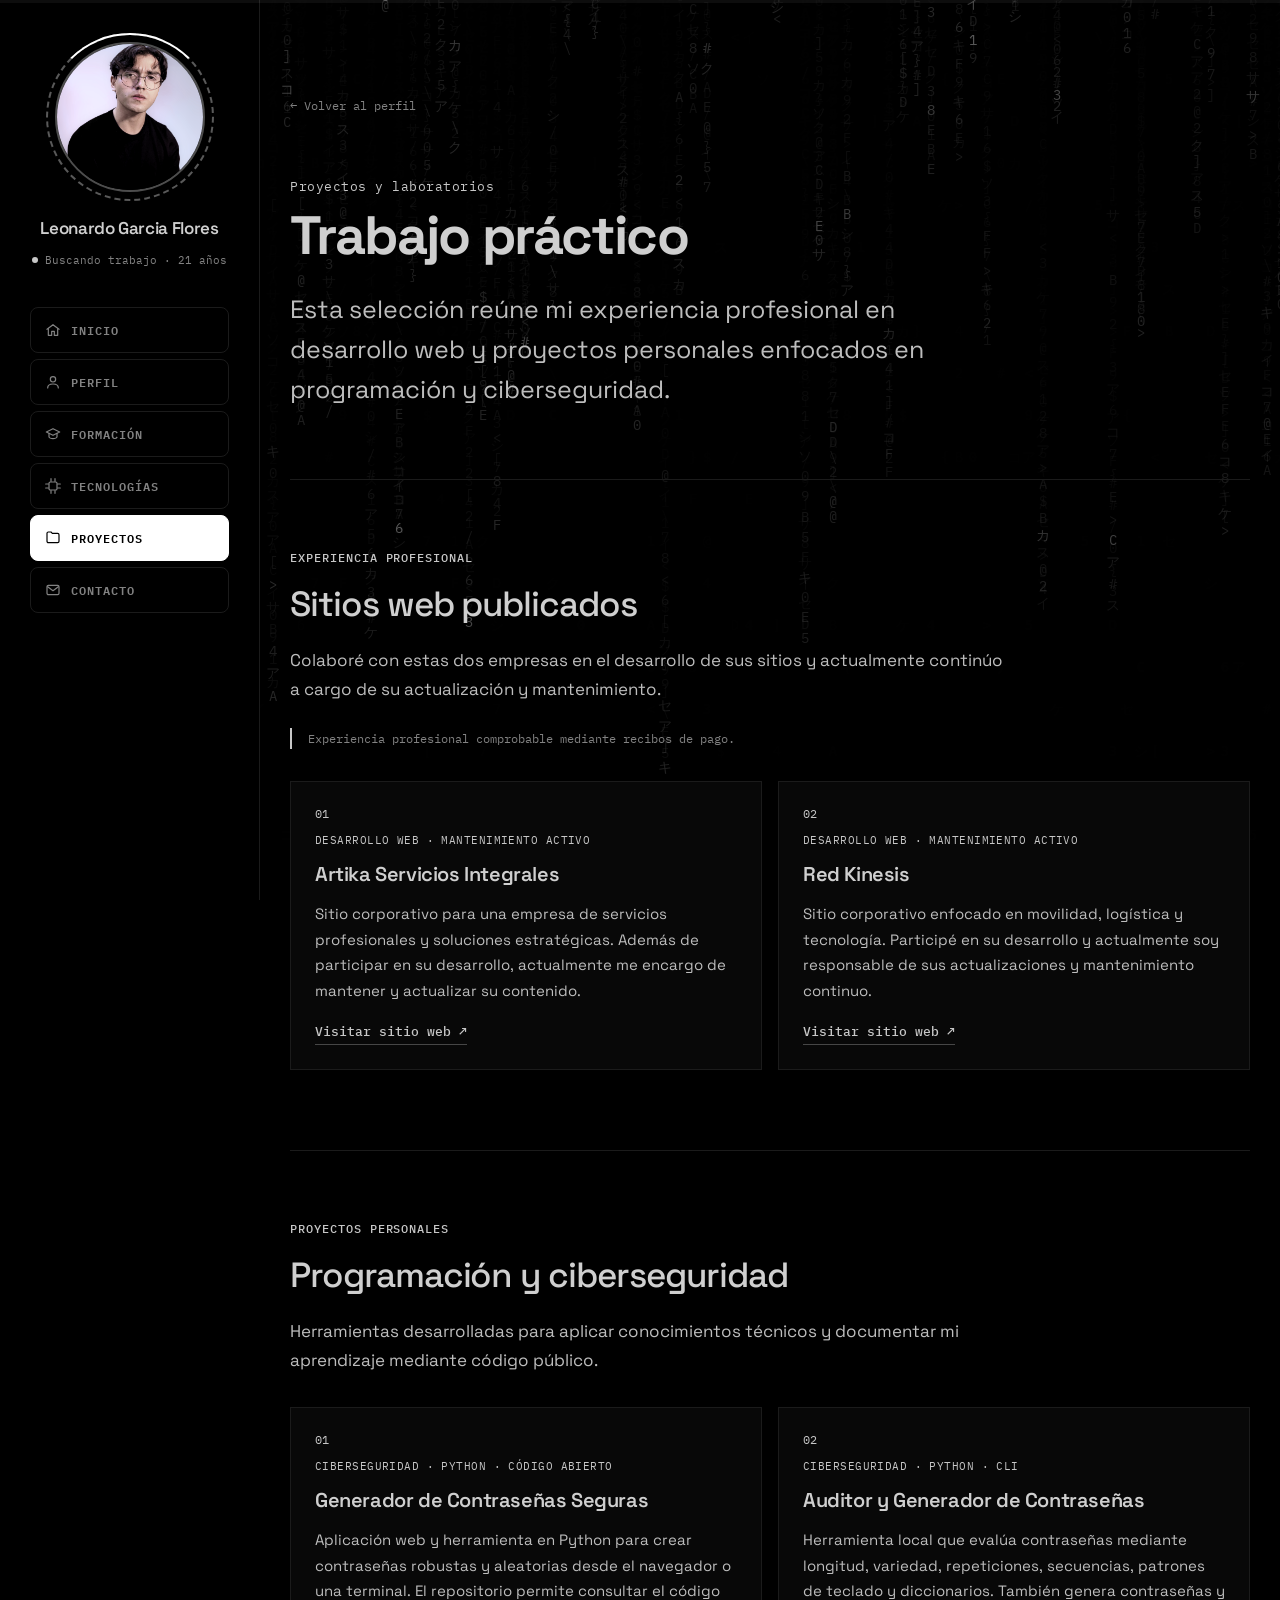
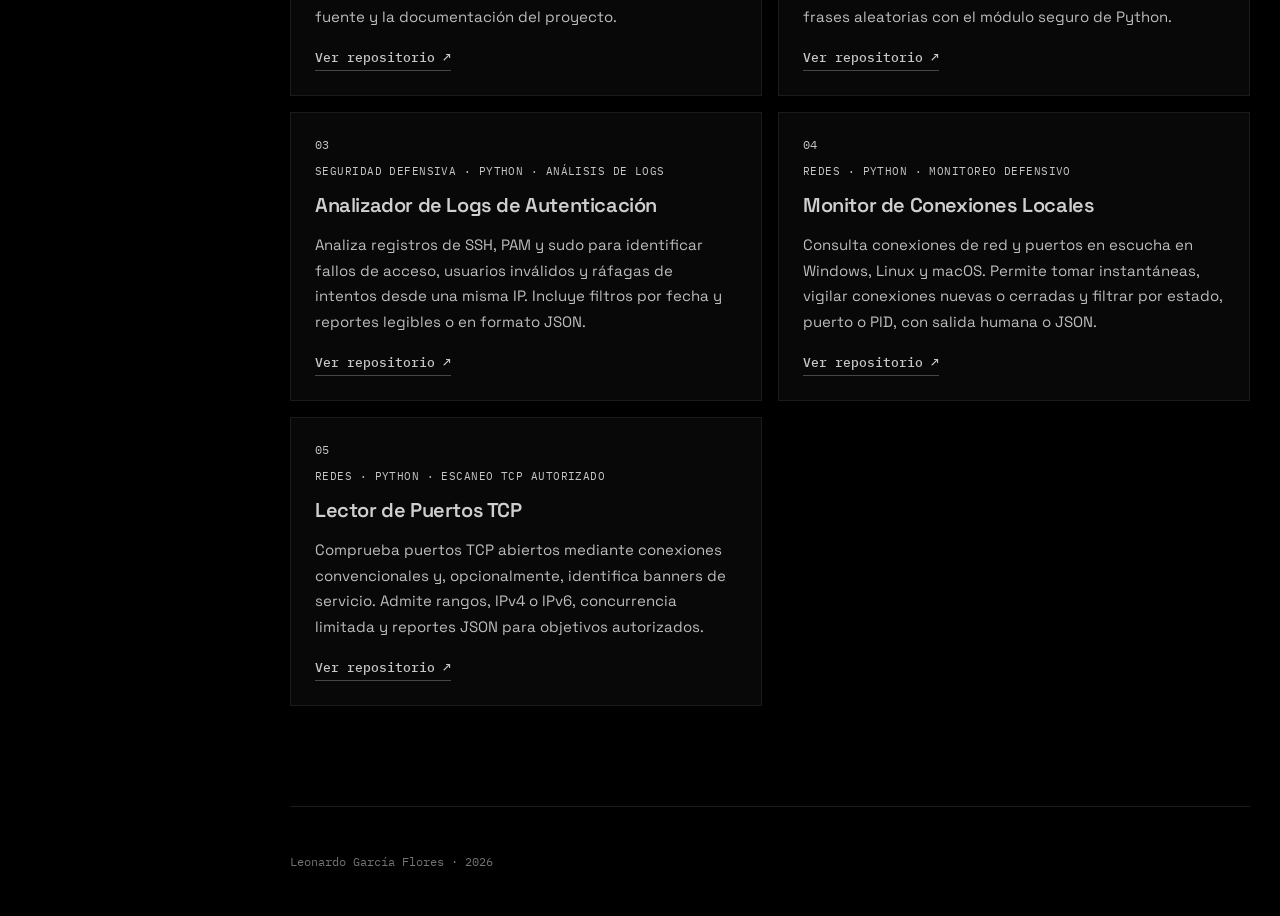
<file: proyectos.html>
<!doctype html>
<html lang="es">
<head>
  <meta charset="UTF-8">
  <meta name="viewport" content="width=device-width, initial-scale=1.0">
  <meta name="description" content="Proyectos web y experiencia profesional comprobable de Leonardo García Flores.">
  <meta name="theme-color" content="#000000">
  <title>Proyectos | Leonardo García Flores</title>
  <link rel="preconnect" href="https://fonts.googleapis.com">
  <link rel="preconnect" href="https://fonts.gstatic.com" crossorigin>
  <link href="https://fonts.googleapis.com/css2?family=IBM+Plex+Mono:wght@400;500&family=Space+Grotesk:wght@400;500;600;700&display=swap" rel="stylesheet">
  <link rel="stylesheet" href="styles.css?v=8">
</head>
<body>
  <a class="skip-link" href="#proyectos">Saltar al contenido</a>
  <div class="scroll-progress" aria-hidden="true"><span></span></div>
  <header class="site-header">
    <span class="avatar-frame" aria-hidden="true">
      <img
        class="menu-profile-photo"
        src="assets/leonardo-garcia-flores.png?v=3"
        alt="Leonardo Garcia Flores"
      >
    </span>
    <a class="name" href="index.html">Leonardo Garcia Flores</a>
    <p class="menu-profile-status"><span aria-hidden="true"></span> Buscando trabajo · 21 años</p>
    <button class="menu-toggle" type="button" aria-expanded="false" aria-controls="main-nav">
      Menú
    </button>
    <nav id="main-nav" class="main-nav" aria-label="Navegación principal">
      <a href="index.html"><svg viewBox="0 0 24 24" aria-hidden="true"><path d="M3 11l9-7 9 7"/><path d="M5 10v10h5v-6h4v6h5V10"/></svg>Inicio</a>
      <a href="index.html#perfil"><svg viewBox="0 0 24 24" aria-hidden="true"><circle cx="12" cy="8" r="4"/><path d="M4 21c0-4 3.5-6 8-6s8 2 8 6"/></svg>Perfil</a>
      <a href="index.html#formacion"><svg viewBox="0 0 24 24" aria-hidden="true"><path d="M2 9l10-5 10 5-10 5z"/><path d="M6 11v5c0 1.5 3 3 6 3s6-1.5 6-3v-5"/></svg>Formación</a>
      <a href="index.html#tecnologias"><svg viewBox="0 0 24 24" aria-hidden="true"><rect x="6" y="6" width="12" height="12" rx="2"/><path d="M9 1v4M15 1v4M9 19v4M15 19v4M1 9h4M1 15h4M19 9h4M19 15h4"/></svg>Tecnologías</a>
      <a class="active" href="#proyectos"><svg viewBox="0 0 24 24" aria-hidden="true"><path d="M3 5a2 2 0 0 1 2-2h4l2 2h8a2 2 0 0 1 2 2v10a2 2 0 0 1-2 2H5a2 2 0 0 1-2-2z"/></svg>Proyectos</a>
      <a href="index.html#contacto"><svg viewBox="0 0 24 24" aria-hidden="true"><rect x="3" y="5" width="18" height="14" rx="2"/><path d="m4 7 8 6 8-6"/></svg>Contacto</a>
    </nav>
  </header>

  <main class="projects-page">
    <section id="proyectos" class="projects-intro">
      <a class="back-link" href="index.html">← Volver al perfil</a>
      <p class="role">Proyectos y laboratorios</p>
      <h1>Trabajo práctico</h1>
      <p class="introduction">
        Esta selección reúne mi experiencia profesional en desarrollo web y proyectos
        personales enfocados en programación y ciberseguridad.
      </p>
    </section>

    <section class="projects-content">
      <div class="project-group">
        <div class="project-group-heading">
          <p class="project-group-label">Experiencia profesional</p>
          <h2>Sitios web publicados</h2>
          <p>
            Colaboré con estas dos empresas en el desarrollo de sus sitios y actualmente
            continúo a cargo de su actualización y mantenimiento.
          </p>
          <p class="experience-proof">
            Experiencia profesional comprobable mediante recibos de pago.
          </p>
        </div>

        <div class="project-list">
          <article class="project-card">
            <div class="project-number">01</div>
            <div class="project-card-content">
              <p class="project-status">Desarrollo web · Mantenimiento activo</p>
              <h3>Artika Servicios Integrales</h3>
              <p>
                Sitio corporativo para una empresa de servicios profesionales y soluciones
                estratégicas. Además de participar en su desarrollo, actualmente me encargo
                de mantener y actualizar su contenido.
              </p>
              <a
                class="project-link"
                href="https://artikaserviciosintegrales.com.mx/"
                target="_blank"
                rel="noopener noreferrer"
              >
                Visitar sitio web <span aria-hidden="true">↗</span>
              </a>
            </div>
          </article>

          <article class="project-card">
            <div class="project-number">02</div>
            <div class="project-card-content">
              <p class="project-status">Desarrollo web · Mantenimiento activo</p>
              <h3>Red Kinesis</h3>
              <p>
                Sitio corporativo enfocado en movilidad, logística y tecnología. Participé
                en su desarrollo y actualmente soy responsable de sus actualizaciones y
                mantenimiento continuo.
              </p>
              <a
                class="project-link"
                href="https://redkinesis.com.mx/"
                target="_blank"
                rel="noopener noreferrer"
              >
                Visitar sitio web <span aria-hidden="true">↗</span>
              </a>
            </div>
          </article>
        </div>
      </div>

      <div class="project-group">
        <div class="project-group-heading">
          <p class="project-group-label">Proyectos personales</p>
          <h2>Programación y ciberseguridad</h2>
          <p>
            Herramientas desarrolladas para aplicar conocimientos técnicos y documentar
            mi aprendizaje mediante código público.
          </p>
        </div>

        <div class="project-list">
          <article class="project-card">
            <div class="project-number">01</div>
            <div class="project-card-content">
              <p class="project-status">Ciberseguridad · Python · Código abierto</p>
              <h3>Generador de Contraseñas Seguras</h3>
              <p>
                Aplicación web y herramienta en Python para crear contraseñas robustas y
                aleatorias desde el navegador o una terminal. El repositorio permite
                consultar el código fuente y la documentación del proyecto.
              </p>
              <a
                class="project-link"
                href="https://github.com/leonardoif2/GeneradorContrase-asSeguras"
                target="_blank"
                rel="noopener noreferrer"
              >
                Ver repositorio <span aria-hidden="true">↗</span>
              </a>
            </div>
          </article>

          <article class="project-card">
            <div class="project-number">02</div>
            <div class="project-card-content">
              <p class="project-status">Ciberseguridad · Python · CLI</p>
              <h3>Auditor y Generador de Contraseñas</h3>
              <p>
                Herramienta local que evalúa contraseñas mediante longitud, variedad,
                repeticiones, secuencias, patrones de teclado y diccionarios. También
                genera contraseñas y frases aleatorias con el módulo seguro de Python.
              </p>
              <a
                class="project-link"
                href="https://github.com/leonardoif2/Audior_Contrase-as"
                target="_blank"
                rel="noopener noreferrer"
              >
                Ver repositorio <span aria-hidden="true">↗</span>
              </a>
            </div>
          </article>

          <article class="project-card">
            <div class="project-number">03</div>
            <div class="project-card-content">
              <p class="project-status">Seguridad defensiva · Python · Análisis de logs</p>
              <h3>Analizador de Logs de Autenticación</h3>
              <p>
                Analiza registros de SSH, PAM y sudo para identificar fallos de acceso,
                usuarios inválidos y ráfagas de intentos desde una misma IP. Incluye
                filtros por fecha y reportes legibles o en formato JSON.
              </p>
              <a
                class="project-link"
                href="https://github.com/leonardoif2/Analizador_Logs"
                target="_blank"
                rel="noopener noreferrer"
              >
                Ver repositorio <span aria-hidden="true">↗</span>
              </a>
            </div>
          </article>

          <article class="project-card">
            <div class="project-number">04</div>
            <div class="project-card-content">
              <p class="project-status">Redes · Python · Monitoreo defensivo</p>
              <h3>Monitor de Conexiones Locales</h3>
              <p>
                Consulta conexiones de red y puertos en escucha en Windows, Linux y
                macOS. Permite tomar instantáneas, vigilar conexiones nuevas o cerradas
                y filtrar por estado, puerto o PID, con salida humana o JSON.
              </p>
              <a
                class="project-link"
                href="https://github.com/leonardoif2/Monitor_Conexiones"
                target="_blank"
                rel="noopener noreferrer"
              >
                Ver repositorio <span aria-hidden="true">↗</span>
              </a>
            </div>
          </article>

          <article class="project-card">
            <div class="project-number">05</div>
            <div class="project-card-content">
              <p class="project-status">Redes · Python · Escaneo TCP autorizado</p>
              <h3>Lector de Puertos TCP</h3>
              <p>
                Comprueba puertos TCP abiertos mediante conexiones convencionales y,
                opcionalmente, identifica banners de servicio. Admite rangos, IPv4 o
                IPv6, concurrencia limitada y reportes JSON para objetivos autorizados.
              </p>
              <a
                class="project-link"
                href="https://github.com/leonardoif2/Lector_de_Puertos"
                target="_blank"
                rel="noopener noreferrer"
              >
                Ver repositorio <span aria-hidden="true">↗</span>
              </a>
            </div>
          </article>
        </div>
      </div>
    </section>
  </main>

  <footer>
    <p>Leonardo García Flores · <span id="year">2026</span></p>
    <button id="to-top" type="button" aria-label="Volver arriba">↑ Arriba</button>
  </footer>

  <div class="toast" role="status" aria-live="polite"></div>

  <script src="cyber-background.js?v=2"></script>
  <script src="script.js?v=2"></script>
</body>
</html>
</file>
<file: styles.css>
:root {
  --background: #000000;
  --surface: #080808;
  --text: #cfcfcf;
  --muted: #828282;
  --accent: #c7c7c7;
  --line: #1b1b1b;
  --sans: "Space Grotesk", "Inter", sans-serif;
  --mono: "IBM Plex Mono", monospace;
}

* { box-sizing: border-box; }

html {
  scroll-behavior: smooth;
  scroll-padding-top: 100px;
}

body {
  margin: 0;
  padding-left: 260px;
  position: relative;
  isolation: isolate;
  overflow-x: hidden;
  background: var(--background);
  color: var(--text);
  font-family: var(--sans);
  font-size: 17px;
  line-height: 1.7;
}

body.menu-open { overflow: hidden; }

.cyber-background {
  position: fixed;
  inset: 0;
  z-index: 0;
  width: 100%;
  height: 100%;
  display: block;
  opacity: .95;
  pointer-events: none;
}

body::before {
  content: "";
  position: fixed;
  inset: 0;
  z-index: 1;
  pointer-events: none;
  background: rgba(0, 0, 0, .6);
}

::selection {
  background: var(--accent);
  color: var(--background);
}

a {
  color: inherit;
  text-decoration: none;
}

.site-header {
  position: fixed;
  top: 0;
  left: 0;
  z-index: 10;
  width: 260px;
  height: 100vh;
  padding: 42px 30px;
  display: flex;
  flex-direction: column;
  align-items: center;
  justify-content: flex-start;
  border-right: 1px solid var(--line);
  background: #000;
}

.avatar-frame {
  position: relative;
  display: block;
  width: 150px;
  height: 150px;
  margin: 0 auto 22px;
  border-radius: 50%;
}

.avatar-frame::before {
  content: "";
  position: absolute;
  inset: -9px;
  border: 2px dashed rgba(255, 255, 255, .35);
  border-radius: 50%;
  animation: avatar-spin 16s linear infinite;
}

.avatar-frame::after {
  content: "";
  position: absolute;
  inset: -9px;
  border: 2px solid transparent;
  border-top-color: #fff;
  border-radius: 50%;
  animation: avatar-spin 4s linear infinite;
}

.menu-profile-photo {
  display: block;
  width: 100%;
  height: 100%;
  margin: 0;
  border: 2px solid rgba(255, 255, 255, .3);
  border-radius: 50%;
  object-fit: cover;
  object-position: center 20%;
  filter: saturate(.9) contrast(1.02);
  transition: transform .3s ease, border-color .3s ease;
}

.avatar-frame:hover .menu-profile-photo {
  transform: scale(1.06);
  border-color: #fff;
}

.avatar-frame:hover::before {
  border-color: #fff;
  animation-duration: 4s;
}

.avatar-frame:hover::after {
  animation-duration: 1s;
}

@keyframes avatar-spin {
  to { transform: rotate(360deg); }
}

.name {
  width: 100%;
  text-align: center;
  font-weight: 600;
  letter-spacing: -.02em;
}

.menu-profile-status {
  margin: 10px 0 0;
  display: flex;
  align-items: center;
  justify-content: center;
  gap: 7px;
  color: var(--muted);
  font: 400 11px var(--mono);
  white-space: nowrap;
}

.menu-profile-status span {
  width: 6px;
  height: 6px;
  flex: 0 0 auto;
  border-radius: 50%;
  background: var(--accent);
  animation: status-blink 2.4s ease-in-out infinite;
}

@keyframes status-blink {
  0%, 100% { opacity: 1; }
  50% { opacity: .2; }
}

.main-nav {
  width: 100%;
  margin-top: 40px;
  display: flex;
  flex-direction: column;
  gap: 6px;
}

.main-nav a {
  padding: 12px 14px;
  display: flex;
  align-items: center;
  gap: 10px;
  border: 1px solid var(--line);
  border-radius: 8px;
  color: var(--muted);
  font: 600 12px var(--mono);
  letter-spacing: .08em;
  text-transform: uppercase;
  transition: color .2s ease, border-color .2s ease, background .2s ease, transform .2s ease;
}

.main-nav a svg {
  width: 16px;
  height: 16px;
  flex: 0 0 auto;
  fill: none;
  stroke: currentColor;
  stroke-width: 1.8;
  stroke-linecap: round;
  stroke-linejoin: round;
}

.main-nav a:hover {
  transform: translateX(4px);
  border-color: var(--accent);
  background: rgba(255, 255, 255, .06);
  color: var(--text);
}

.main-nav a.active {
  border-color: #fff;
  background: #fff;
  color: #000;
}

.menu-toggle {
  display: none;
}

main,
footer {
  position: relative;
  z-index: 2;
  width: min(960px, calc(100% - 48px));
  margin: 0 auto;
}

.intro {
  min-height: 550px;
  padding: 120px 0 90px;
  display: grid;
  grid-template-columns: minmax(0, 1fr) 250px;
  align-items: center;
  gap: 70px;
}

.intro-copy {
  min-width: 0;
}

.portrait {
  position: relative;
  width: 250px;
  height: 310px;
  margin: 0;
  padding: 6px;
  border: 1px solid var(--line);
  background: var(--background);
}

.portrait::after {
  content: "";
  position: absolute;
  inset: 9px -9px -9px 9px;
  z-index: -1;
  border-right: 1px solid rgba(255, 255, 255, .25);
  border-bottom: 1px solid rgba(255, 255, 255, .25);
}

.portrait img {
  display: block;
  width: 100%;
  height: 100%;
  object-fit: cover;
  object-position: center;
  filter: saturate(.9) contrast(1.02);
}

.portrait-status {
  position: absolute;
  left: 16px;
  right: 16px;
  bottom: 16px;
  padding: 10px 12px;
  display: flex;
  align-items: center;
  justify-content: space-between;
  gap: 10px;
  border: 1px solid rgba(255, 255, 255, .25);
  background: #000;
  font-family: var(--mono);
}

.portrait-status span {
  display: flex;
  align-items: center;
  gap: 7px;
  color: var(--accent);
  font-size: 11px;
}

.portrait-status span::before {
  content: "";
  width: 6px;
  height: 6px;
  flex: 0 0 auto;
  border-radius: 50%;
  background: var(--accent);
}

.portrait-status strong {
  color: var(--text);
  font-size: 12px;
  font-weight: 500;
  white-space: nowrap;
}

.availability {
  display: flex;
  align-items: center;
  gap: 9px;
  margin-bottom: 40px;
  color: var(--muted);
  font: 400 13px var(--mono);
}

.availability span {
  width: 7px;
  height: 7px;
  border-radius: 50%;
  background: var(--accent);
}

.role {
  margin: 0 0 13px;
  color: var(--accent);
  font: 400 13px var(--mono);
  letter-spacing: .04em;
}

h1 {
  margin: 0 0 24px;
  font-size: clamp(38px, 5vw, 54px);
  line-height: 1.05;
  letter-spacing: -.03em;
  font-weight: 700;
}

.introduction {
  max-width: 670px;
  margin: 0;
  color: #bdbdbd;
  font-size: clamp(20px, 2.4vw, 25px);
  line-height: 1.6;
}

.intro-links {
  margin-top: 40px;
  display: flex;
  align-items: center;
  gap: 28px;
  font: 500 13px var(--mono);
}

.intro-links a:not(.primary-link) {
  color: var(--muted);
}

.intro-links a:not(.primary-link):hover {
  color: var(--text);
}

.primary-link {
  padding: 11px 16px;
  border: 1px solid var(--accent);
  color: var(--accent);
}

.primary-link:hover {
  background: var(--accent);
  color: var(--background);
}

.content-section {
  padding: 82px 0;
  display: grid;
  grid-template-columns: 200px minmax(0, 1fr);
  gap: 55px;
  border-top: 1px solid var(--line);
}

.section-label {
  display: flex;
  align-items: baseline;
  gap: 15px;
}

.section-label span {
  color: var(--accent);
  font: 400 12px var(--mono);
}

.section-label h2 {
  margin: 0;
  font-size: 19px;
  font-weight: 600;
}

.section-content > :first-child { margin-top: 0; }
.section-content > :last-child { margin-bottom: 0; }

.profile-copy {
  color: #bdbdbd;
  font-size: 19px;
}

.profile-copy p {
  margin: 0 0 22px;
}

.profile-copy strong {
  color: var(--text);
  font-weight: 500;
}

.experience-card {
  padding: 30px;
  border: 1px solid var(--line);
  background: var(--surface);
}

.experience-heading {
  padding-bottom: 24px;
  display: flex;
  align-items: flex-start;
  justify-content: space-between;
  gap: 30px;
  border-bottom: 1px solid var(--line);
}

.experience-company {
  margin: 0 0 7px;
  color: var(--accent);
  font: 500 12px var(--mono);
  text-transform: uppercase;
}

.experience-heading h3 {
  margin: 0;
  font-size: 26px;
  font-weight: 500;
  letter-spacing: -.025em;
}

.experience-meta {
  flex: 0 0 220px;
  display: flex;
  flex-direction: column;
  align-items: flex-end;
  gap: 12px;
}

.experience-logo {
  display: block;
  width: 210px;
  height: auto;
  object-fit: contain;
}

.experience-period {
  margin: 0;
  color: var(--muted);
  font: 400 12px var(--mono);
  text-transform: uppercase;
}

.experience-list {
  margin: 25px 0 0;
  padding: 0;
  list-style: none;
}

.experience-list li {
  position: relative;
  padding: 10px 0 10px 20px;
  border-bottom: 1px solid rgba(43, 50, 46, .7);
  color: #bdbdbd;
  font-size: 16px;
}

.experience-list li:last-child {
  border-bottom: 0;
}

.experience-list li::before {
  content: "—";
  position: absolute;
  left: 0;
  color: var(--accent);
}

.education article {
  display: grid;
  grid-template-columns: 100px minmax(0, 1fr) 210px;
  gap: 30px;
  align-items: center;
}

.education-period {
  margin: 4px 0 0;
  color: var(--accent);
  font: 400 12px var(--mono);
  text-transform: uppercase;
}

.education h3 {
  margin: 0 0 8px;
  font-size: 20px;
  font-weight: 600;
}

.education p {
  margin: 0;
}

.education .muted {
  margin-top: 4px;
  color: var(--muted);
  font-size: 16px;
}

.university-logo {
  display: block;
  width: 100%;
  height: auto;
  opacity: .88;
}

.interest-group + .interest-group {
  margin-top: 34px;
}

.interest-group h3 {
  margin: 0 0 14px;
  color: var(--muted);
  font: 500 12px var(--mono);
  letter-spacing: .12em;
  text-transform: uppercase;
}

.interest-grid {
  display: grid;
  grid-template-columns: repeat(3, minmax(0, 1fr));
  gap: 12px;
}

.interest-grid p {
  margin: 0;
  padding: 18px;
  border: 1px solid var(--line);
  border-radius: 10px;
  background: #000;
  transition: transform .2s ease, border-color .2s ease;
}

.interest-grid p:hover {
  transform: translateY(-3px);
  border-color: #fff;
}

.interest-grid strong {
  display: block;
  font: 600 17px var(--sans);
  letter-spacing: -.01em;
}

.interest-grid span {
  display: block;
  margin-top: 6px;
  color: var(--muted);
  font-size: 13px;
  line-height: 1.6;
}

.technology-list {
  display: flex;
  flex-direction: column;
  counter-reset: tech;
}

.technology-list article {
  counter-increment: tech;
  display: grid;
  grid-template-columns: 280px minmax(0, 1fr);
  gap: 24px;
  align-items: start;
  padding: 30px 0;
  border-top: 1px solid var(--line);
}

.technology-list article:last-child {
  border-bottom: 1px solid var(--line);
}

.technology-list h3 {
  margin: 0;
  display: flex;
  flex-direction: column;
  gap: 8px;
  color: var(--text);
  font: 700 clamp(20px, 2.4vw, 27px)/1.15 var(--sans);
  letter-spacing: -.01em;
  transition: transform .2s ease;
}

.technology-list h3::before {
  content: counter(tech, decimal-leading-zero);
  color: var(--muted);
  font: 500 12px var(--mono);
  letter-spacing: .12em;
}

.technology-list article:hover h3 {
  transform: translateX(6px);
}

.technology-list p {
  margin: 0;
  color: #bdbdbd;
  font-size: 16px;
  line-height: 1.8;
}

.project-placeholder {
  padding: 30px;
  border: 1px solid var(--line);
  background: var(--surface);
}

.project-placeholder .project-status {
  margin: 0 0 35px;
  color: var(--accent);
  font: 400 11px var(--mono);
  text-transform: uppercase;
}

.project-placeholder h3 {
  margin: 0 0 10px;
  font-size: 20px;
  font-weight: 500;
}

.project-placeholder > p:last-child {
  max-width: 560px;
  margin: 0;
  color: var(--muted);
  font-size: 16px;
}

.projects-page {
  min-height: calc(100vh - 186px);
}

.projects-intro {
  padding: 90px 0 70px;
  border-bottom: 1px solid var(--line);
}

.projects-intro .back-link {
  display: inline-block;
  margin-bottom: 65px;
  color: var(--muted);
  font: 400 12px var(--mono);
}

.projects-intro .back-link:hover {
  color: var(--accent);
}

.projects-intro .introduction {
  max-width: 700px;
}

.experience-proof {
  margin: 24px 0 0;
  padding-left: 16px;
  border-left: 2px solid var(--accent);
  color: var(--muted);
  font: 400 12px/1.75 var(--mono);
}

.projects-content {
  padding: 70px 0 100px;
}

.project-group + .project-group {
  margin-top: 80px;
  padding-top: 70px;
  border-top: 1px solid var(--line);
}

.project-group-heading {
  max-width: 720px;
  margin-bottom: 32px;
}

.project-group-label {
  margin: 0 0 10px;
  color: var(--accent);
  font: 500 12px var(--mono);
  letter-spacing: .08em;
  text-transform: uppercase;
}

.project-group-heading h2 {
  margin: 0 0 12px;
  font-size: clamp(27px, 3vw, 35px);
  font-weight: 500;
  letter-spacing: -.03em;
}

.project-group-heading > p:not(.project-group-label, .experience-proof) {
  margin: 0;
  color: #bdbdbd;
  font-size: 17px;
}

.project-list {
  display: grid;
  grid-template-columns: repeat(2, minmax(0, 1fr));
  gap: 16px;
}

.preview-list {
  grid-template-columns: repeat(3, minmax(0, 1fr));
}

.project-card {
  margin: 0;
  padding: 24px;
  display: flex;
  flex-direction: column;
  border: 1px solid var(--line);
  background: var(--surface);
  transition: border-color .2s ease, transform .2s ease;
}

.project-card:hover {
  transform: translateY(-3px);
  border-color: rgba(255, 255, 255, .35);
}

.project-number {
  margin-bottom: 12px;
  color: var(--accent);
  font: 400 12px var(--mono);
}

.project-card .project-status {
  margin: 0 0 10px;
  color: var(--accent);
  font: 400 11px var(--mono);
  letter-spacing: .04em;
  text-transform: uppercase;
}

.project-card h2,
.project-card h3 {
  margin: 0 0 10px;
  font-size: 20px;
  font-weight: 600;
  letter-spacing: -.02em;
}

.project-card-content {
  flex: 1;
  display: flex;
  flex-direction: column;
}

.project-card-content > p:not(.project-status) {
  max-width: 680px;
  margin: 0 0 20px;
  color: #bdbdbd;
  font-size: 15px;
  line-height: 1.7;
}

.project-link {
  display: inline-block;
  margin-top: auto;
  padding-bottom: 4px;
  align-self: flex-start;
  gap: .45em;
  border-bottom: 1px solid rgba(255, 255, 255, .25);
  color: var(--accent);
  font: 500 13px var(--mono);
}

.project-link:hover {
  border-color: var(--accent);
}

.contact {
  position: relative;
}

.contact::before {
  content: "";
  position: absolute;
  inset: 28px -20px;
  z-index: -1;
  border: 1px solid rgba(255, 255, 255, .06);
}
}

.contact-kicker {
  margin: 0 0 12px;
  color: var(--accent);
  font: 400 12px var(--mono);
  letter-spacing: .1em;
  text-transform: uppercase;
}

.contact-title {
  max-width: 590px;
  margin: 0 0 16px;
  font-size: clamp(26px, 3vw, 35px);
  line-height: 1.25;
  letter-spacing: -.03em;
  font-weight: 500;
}

.contact .section-content > p:not(.contact-kicker) {
  max-width: 560px;
  margin-bottom: 0;
  color: #bdbdbd;
  font-size: 17px;
}

.contact-cards {
  margin-top: 35px;
  display: grid;
  grid-template-columns: repeat(3, minmax(0, 1fr));
  gap: 12px;
}

.contact-cards a {
  min-height: 210px;
  padding: 20px;
  display: grid;
  grid-template-columns: 1fr;
  grid-template-rows: auto auto 1fr auto;
  gap: 9px;
  align-items: start;
  border: 1px solid var(--line);
  background: rgba(0, 0, 0, .55);
  transition: transform .2s ease, border-color .2s ease, background .2s ease;
}

.contact-cards a:hover {
  transform: translateY(-4px);
  border-color: var(--accent);
  background: var(--surface);
}

.contact-icon {
  width: 34px;
  height: 34px;
  margin-bottom: 18px;
  padding: 7px;
  border: 1px solid rgba(255, 255, 255, .22);
  border-radius: 50%;
  color: var(--accent);
  fill: none;
  stroke: currentColor;
  stroke-width: 1.5;
  stroke-linecap: round;
  stroke-linejoin: round;
}

.contact-cards span,
.contact-cards small {
  color: var(--muted);
  font: 400 12px var(--mono);
}

.contact-cards strong {
  overflow-wrap: anywhere;
  font-size: 15px;
  font-weight: 500;
}

.contact-cards small {
  align-self: end;
  padding-top: 20px;
  color: var(--accent);
  white-space: nowrap;
}

footer {
  min-height: 110px;
  padding: 30px 0;
  display: flex;
  align-items: center;
  justify-content: space-between;
  border-top: 1px solid var(--line);
  color: #737373;
  font: 400 12px var(--mono);
}

footer p { margin: 0; }

@media (max-width: 900px) {
  body {
    padding-left: 0;
  }

  main,
  footer {
    width: min(calc(100% - 36px), 960px);
  }

  .site-header {
    position: sticky;
    left: auto;
    width: 100%;
    height: 66px;
    margin: 0;
    padding: 0 18px;
    flex-direction: row;
    justify-content: space-between;
    border-right: 0;
    border-bottom: 1px solid var(--line);
  }

  .name {
    width: auto;
    min-width: 0;
    margin-right: auto;
    overflow: hidden;
    text-align: left;
    text-overflow: ellipsis;
    white-space: nowrap;
    font-size: 14px;
    transform: translateY(-6px);
  }

  .menu-profile-status {
    position: absolute;
    top: 38px;
    left: 67px;
    max-width: calc(100% - 145px);
    margin: 0;
    justify-content: flex-start;
    gap: 5px;
    overflow: hidden;
    font-size: 10px;
    text-overflow: ellipsis;
  }

  .menu-profile-status span {
    width: 4px;
    height: 4px;
  }

  .avatar-frame {
    width: 38px;
    height: 38px;
    margin: 0 11px 0 0;
  }

  .avatar-frame::before,
  .avatar-frame::after {
    inset: -5px;
    border-width: 1px;
  }

  .menu-toggle {
    display: block;
    min-width: 44px;
    min-height: 44px;
    padding: 7px 0 7px 12px;
    border: 0;
    background: none;
    color: var(--accent);
    font: 400 12px var(--mono);
    cursor: pointer;
  }

  .main-nav {
    position: fixed;
    top: 66px;
    left: 0;
    right: 0;
    z-index: 20;
    width: auto;
    max-height: calc(100dvh - 66px);
    margin-top: 0;
    padding: 12px 18px 24px;
    display: none;
    flex-direction: column;
    gap: 6px;
    overflow-y: auto;
    border-bottom: 1px solid var(--line);
    background: var(--background);
  }

  .main-nav.open { display: flex; }

  .main-nav a {
    min-height: 46px;
    padding: 0 14px;
  }

  .intro {
    min-height: auto;
    padding: 95px 0 75px;
    grid-template-columns: 1fr;
    gap: 45px;
  }

  h1 { font-size: clamp(40px, 6vw, 46px); }
  .introduction { font-size: 20px; }

  .portrait {
    width: min(260px, 78vw);
    height: 320px;
  }

  .intro-links {
    align-items: flex-start;
    flex-direction: column;
    gap: 18px;
  }

  .content-section {
    padding: 60px 0;
    grid-template-columns: 1fr;
    gap: 35px;
  }

  .education article {
    grid-template-columns: 1fr;
    gap: 12px;
  }

  .experience-heading {
    flex-direction: column;
    gap: 12px;
  }

  .experience-meta {
    width: 100%;
    flex-basis: auto;
    align-items: flex-start;
  }

  .experience-logo {
    width: min(210px, 75%);
    margin-top: 8px;
  }

  .experience-card {
    padding: 24px 20px;
  }

  .university-logo {
    width: min(220px, 75%);
    margin-top: 18px;
  }

  .technology-list article {
    grid-template-columns: 1fr;
    gap: 16px;
    padding: 24px 0;
  }

  .interest-grid {
    grid-template-columns: 1fr 1fr;
  }

  .contact-cards a {
    min-height: 190px;
  }

  .contact::before {
    inset: 20px -10px;
  }

  .contact-cards {
    grid-template-columns: 1fr;
  }

  .project-list,
  .preview-list {
    grid-template-columns: 1fr;
  }

  .project-card {
    padding: 22px 20px;
  }

  .project-group + .project-group {
    margin-top: 55px;
    padding-top: 50px;
  }

  .contact-cards small {
    margin-top: 0;
  }
}

@media (max-width: 560px) {
  html {
    scroll-padding-top: 76px;
  }

  body {
    font-size: 16px;
  }

  .cyber-background {
    opacity: .86;
  }

  body::before {
    background: rgba(0, 0, 0, .65);
  }

  main,
  footer {
    width: min(calc(100% - 32px), 960px);
  }

  .site-header {
    height: 60px;
    padding: 0 16px;
  }

  .avatar-frame {
    width: 34px;
    height: 34px;
    margin-right: 9px;
  }

  .name {
    font-size: 13px;
  }

  .menu-profile-status {
    top: 34px;
    left: 59px;
    max-width: calc(100% - 132px);
    font-size: 10px;
  }

  .main-nav {
    top: 60px;
    max-height: calc(100dvh - 60px);
    padding: 10px 16px 20px;
  }

  .intro {
    padding: 64px 0 56px;
    gap: 32px;
  }

  .availability {
    margin-bottom: 28px;
  }

  h1 {
    margin-bottom: 20px;
    font-size: clamp(34px, 11vw, 42px);
  }

  .introduction {
    font-size: 18px;
  }

  .intro-links {
    margin-top: 30px;
  }

  .portrait {
    width: min(240px, 100%);
    height: auto;
    aspect-ratio: 5 / 6;
  }

  .portrait-status {
    left: 12px;
    right: 12px;
    bottom: 12px;
    padding: 9px 10px;
  }

  .portrait-status span {
    font-size: 10px;
  }

  .portrait-status strong {
    font-size: 11px;
  }

  .content-section {
    padding: 50px 0;
    gap: 26px;
  }

  .section-label {
    gap: 12px;
  }

  .profile-copy {
    font-size: 17px;
  }

  .experience-card {
    padding: 22px 18px;
  }

  .experience-heading h3 {
    font-size: 24px;
  }

  .experience-list li {
    font-size: 15px;
  }

  .technology-list {
    gap: 0;
  }

  .interest-grid {
    grid-template-columns: 1fr;
  }

  .contact::before {
    inset: 14px 0;
  }

  .contact-cards {
    margin-top: 28px;
  }

  .contact-cards a {
    min-height: 170px;
  }

  .projects-intro {
    padding: 56px 0 48px;
  }

  .projects-intro .back-link {
    min-height: 44px;
    margin-bottom: 34px;
    display: inline-flex;
    align-items: center;
  }

  .projects-content {
    padding: 48px 0 72px;
  }

  .project-group-heading {
    margin-bottom: 24px;
  }

  .project-card {
    padding: 20px 18px;
  }

  .project-card h2,
  .project-card h3 {
    font-size: 19px;
    overflow-wrap: anywhere;
  }

  .project-card-content > p:not(.project-status) {
    font-size: 16px;
  }

  .project-card .project-status,
  .technology-list p {
    overflow-wrap: anywhere;
  }

  .project-link {
    min-height: 44px;
    margin-top: 18px;
    display: inline-flex;
    align-items: center;
  }

  footer {
    min-height: 90px;
    gap: 20px;
  }
}

@media (prefers-reduced-motion: reduce) {
  html { scroll-behavior: auto; }
  *, *::before, *::after { transition: none !important; }
  .cyber-background { opacity: .68; }
  .avatar-frame::before,
  .avatar-frame::after,
  .menu-profile-status span { animation: none; }
}

/* Estela del puntero (todo el sitio) */
.cursor-trail {
  position: fixed;
  top: 0;
  left: 0;
  width: 10px;
  height: 10px;
  border-radius: 50%;
  background: var(--accent);
  pointer-events: none;
  z-index: 9999;
  opacity: 0;
}

@media (pointer: coarse) {
  .cursor-trail {
    display: none !important;
  }
}

/* Tecnologías con logos */
.tech-badges {
  margin: 0;
  padding: 0;
  display: flex;
  flex-wrap: wrap;
  gap: 8px;
  list-style: none;
}

.tech-badges li {
  display: inline-flex;
  align-items: center;
  gap: 10px;
  padding: 12px 16px;
  border: 1px solid var(--line);
  border-radius: 8px;
  background: #000;
  color: #bdbdbd;
  font: 500 14px var(--sans);
  transition: border-color .2s ease, transform .2s ease, background .2s ease, color .2s ease;
}

.tech-badges li:hover {
  transform: translateY(-3px);
  border-color: #fff;
  background: #fff;
  color: #000;
}

.tech-badges li:hover img:not(.keep-color) {
  filter: invert(1);
}

.tech-badges svg {
  width: 26px;
  height: 26px;
  flex: 0 0 auto;
  fill: none;
  stroke: currentColor;
  stroke-width: 1.8;
  stroke-linecap: round;
  stroke-linejoin: round;
}

.tech-badges img {
  width: 26px;
  height: 26px;
  display: block;
  object-fit: contain;
  flex: 0 0 auto;
}

/* Mejoras de atractivo: hero, progreso, reveal, timeline, micro-interacciones */
.skip-link {
  position: fixed;
  top: -60px;
  left: 12px;
  z-index: 10000;
  padding: 10px 14px;
  background: #fff;
  color: #000;
  font: 500 13px var(--mono);
  transition: top .2s ease;
}

.skip-link:focus { top: 12px; }

:focus-visible {
  outline: 2px solid #fff;
  outline-offset: 3px;
}

::-webkit-scrollbar { width: 10px; }
::-webkit-scrollbar-track { background: #000; }
::-webkit-scrollbar-thumb { background: #333; border-radius: 8px; }
::-webkit-scrollbar-thumb:hover { background: #fff; }

html { scrollbar-color: #333 #000; }

.scroll-progress {
  position: fixed;
  top: 0;
  left: 0;
  right: 0;
  z-index: 9998;
  height: 3px;
  background: rgba(255, 255, 255, .05);
  pointer-events: none;
}

.scroll-progress span {
  display: block;
  width: 0;
  height: 100%;
  background: #fff;
}

.typing-caret {
  display: inline-block;
  margin-left: 2px;
  color: var(--text);
  animation: caret-blink 1s steps(1) infinite;
}

@keyframes caret-blink {
  0%, 50% { opacity: 1; }
  51%, 100% { opacity: 0; }
}

.hero-stats {
  margin: 36px 0 0;
  display: flex;
  gap: 28px;
}

.hero-stats div {
  display: flex;
  flex-direction: column-reverse;
  gap: 2px;
}

.hero-stats dd {
  margin: 0;
  font-size: 28px;
  font-weight: 600;
  letter-spacing: -.02em;
}

.hero-stats dt {
  color: var(--muted);
  font: 400 12px var(--mono);
  text-transform: uppercase;
  letter-spacing: .06em;
}

.preview-list { margin-bottom: 30px; }

.preview-all {
  display: inline-block;
  margin-top: 6px;
}

.experience,
.education {
  position: relative;
  padding-left: 26px;
  border-left: 1px solid var(--line);
}

.experience-card,
.education article {
  position: relative;
}

.experience-card::before,
.education article::before {
  content: "";
  position: absolute;
  top: 36px;
  left: -31px;
  width: 9px;
  height: 9px;
  border-radius: 50%;
  background: #fff;
}

.contact-card-wrap {
  display: flex;
  flex-direction: column;
  min-width: 0;
}

.contact-card-wrap a {
  flex: 1;
}

.copy-btn {
  margin-top: 8px;
  padding: 10px 12px;
  border: 1px solid var(--line);
  background: #000;
  color: var(--muted);
  font: 500 12px var(--mono);
  cursor: pointer;
  transition: border-color .2s ease, color .2s ease, background .2s ease;
}

.copy-btn:hover {
  border-color: #fff;
  background: #fff;
  color: #000;
}

#to-top {
  padding: 10px 14px;
  border: 1px solid var(--line);
  background: #000;
  color: var(--text);
  font: 500 12px var(--mono);
  cursor: pointer;
  opacity: 0;
  pointer-events: none;
  transform: translateY(8px);
  transition: opacity .25s ease, transform .25s ease, background .2s ease, color .2s ease;
}

#to-top.visible {
  opacity: 1;
  pointer-events: auto;
  transform: none;
}

#to-top:hover {
  background: #fff;
  color: #000;
}

.toast {
  position: fixed;
  left: 50%;
  bottom: 24px;
  z-index: 10000;
  max-width: min(420px, calc(100% - 32px));
  padding: 12px 16px;
  border: 1px solid #fff;
  background: #000;
  color: #fff;
  font: 400 13px var(--mono);
  opacity: 0;
  pointer-events: none;
  transform: translate(-50%, 12px);
  transition: opacity .25s ease, transform .25s ease;
}

.toast.show {
  opacity: 1;
  transform: translate(-50%, 0);
}

.reveal {
  opacity: 0;
  transform: translateY(24px);
  transition: opacity .6s ease, transform .6s ease;
}

.reveal.in {
  opacity: 1;
  transform: none;
}

.tilt {
  transform-style: preserve-3d;
  will-change: transform;
}

@media (max-width: 560px) {
  .hero-stats { gap: 20px; }
  .hero-stats dd { font-size: 24px; }
  .experience,
  .education { padding-left: 20px; }
  .experience-card::before,
  .education article::before { left: -25px; }
}

@media (prefers-reduced-motion: reduce) {
  .reveal { opacity: 1; transform: none; transition: none; }
  .typing-caret { animation: none; }
  .scroll-progress { display: none; }
}
</file>
